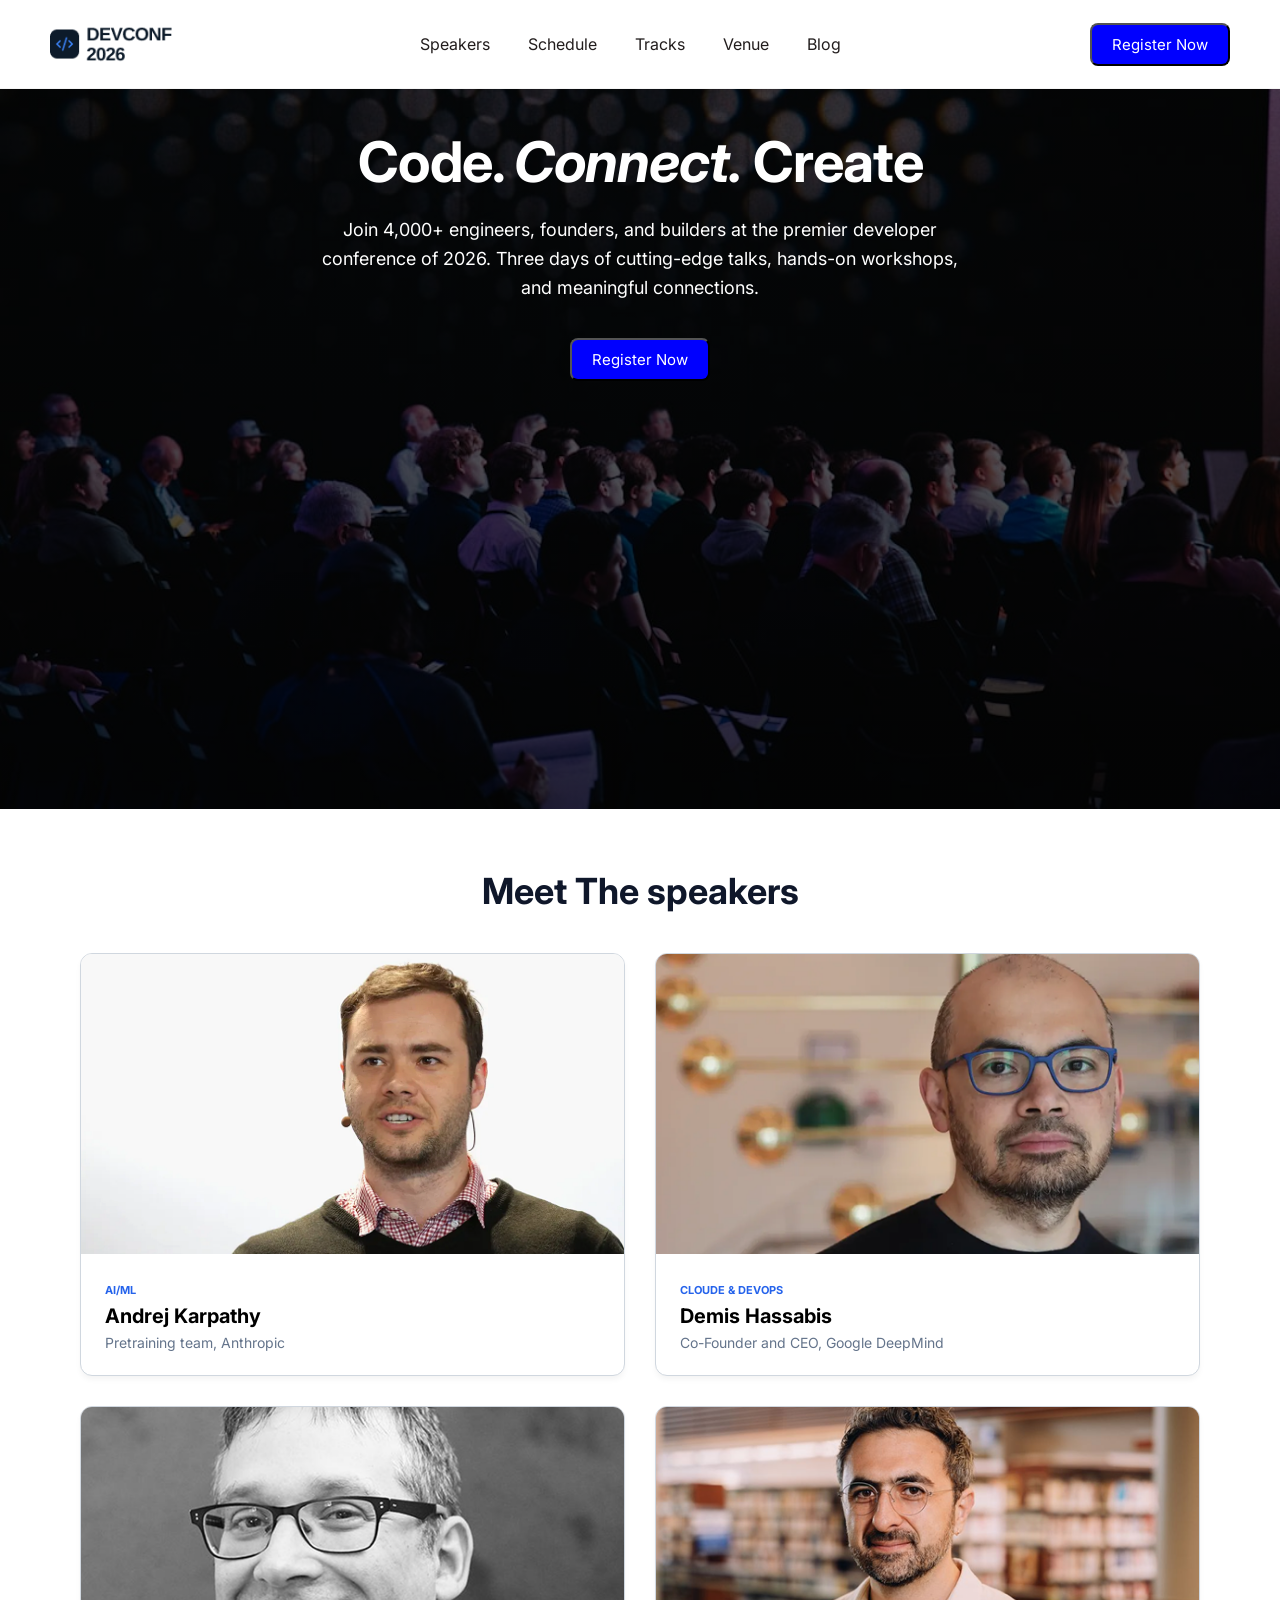
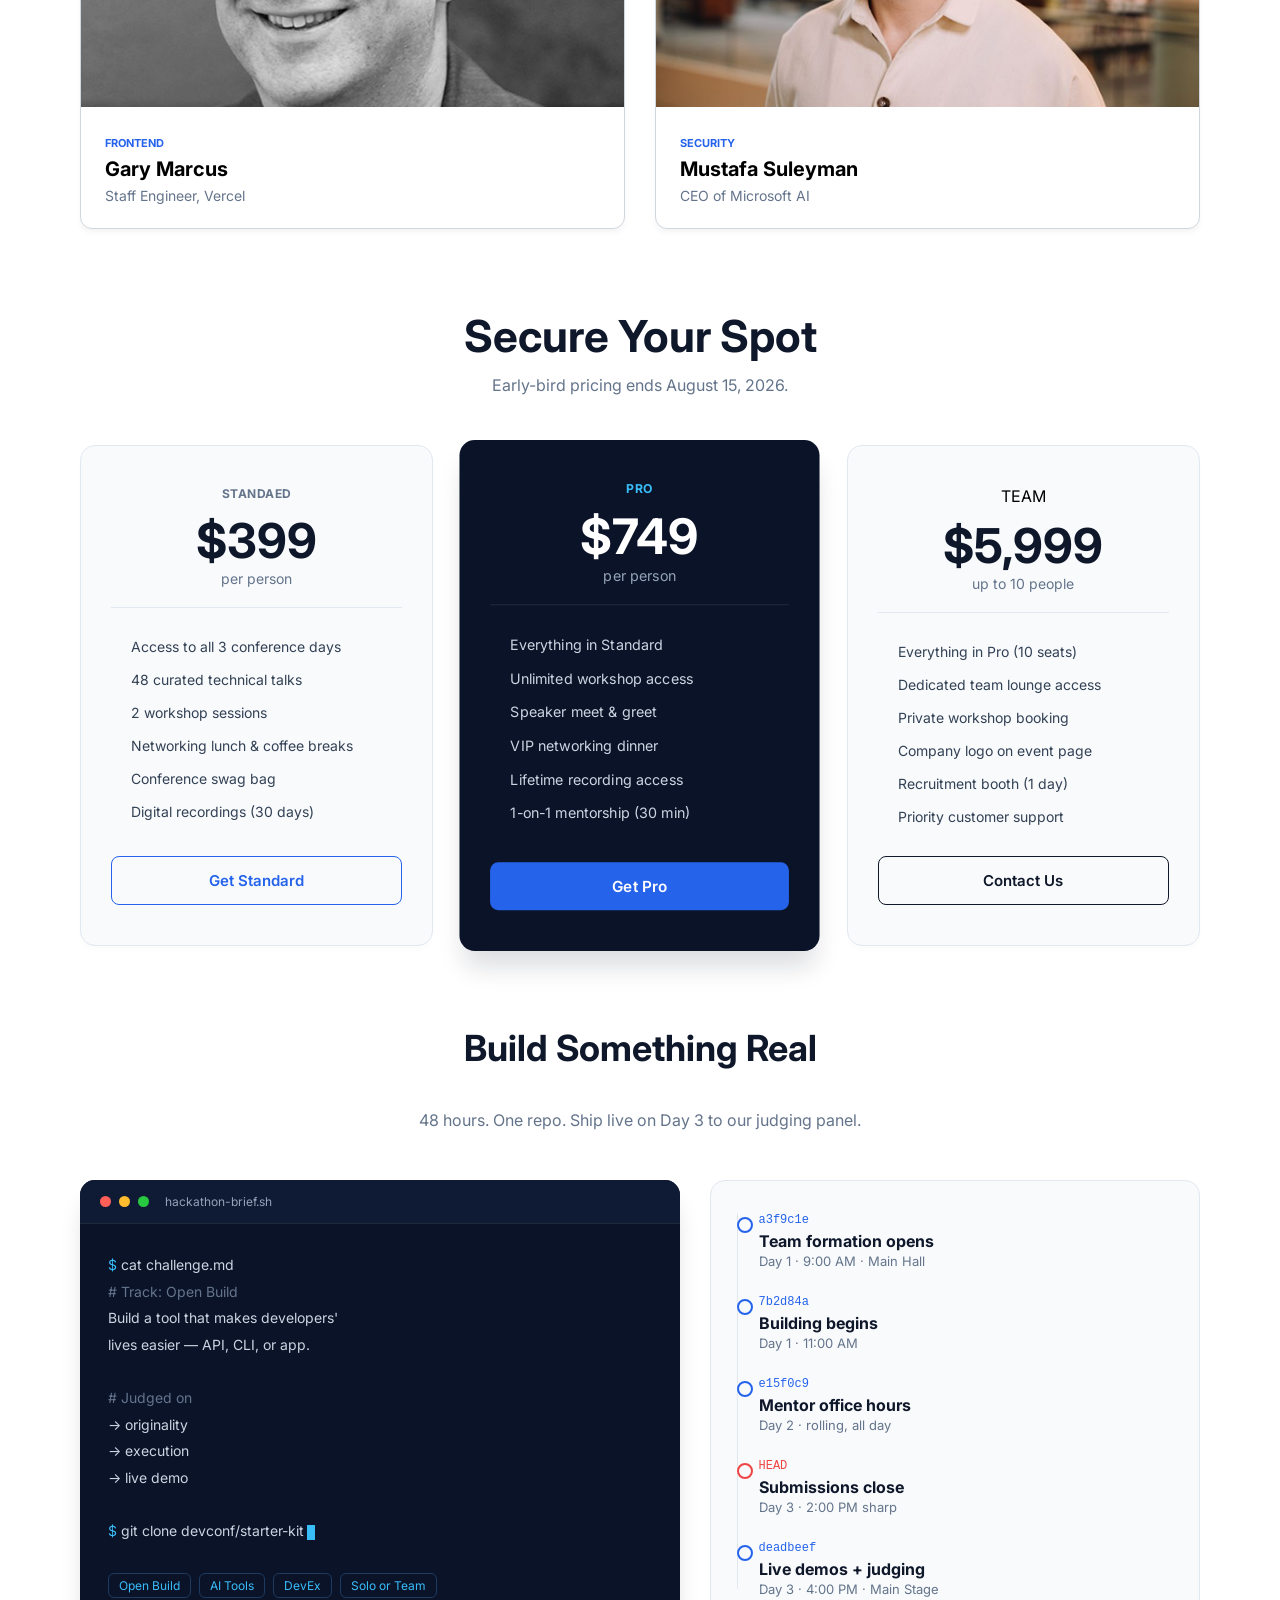
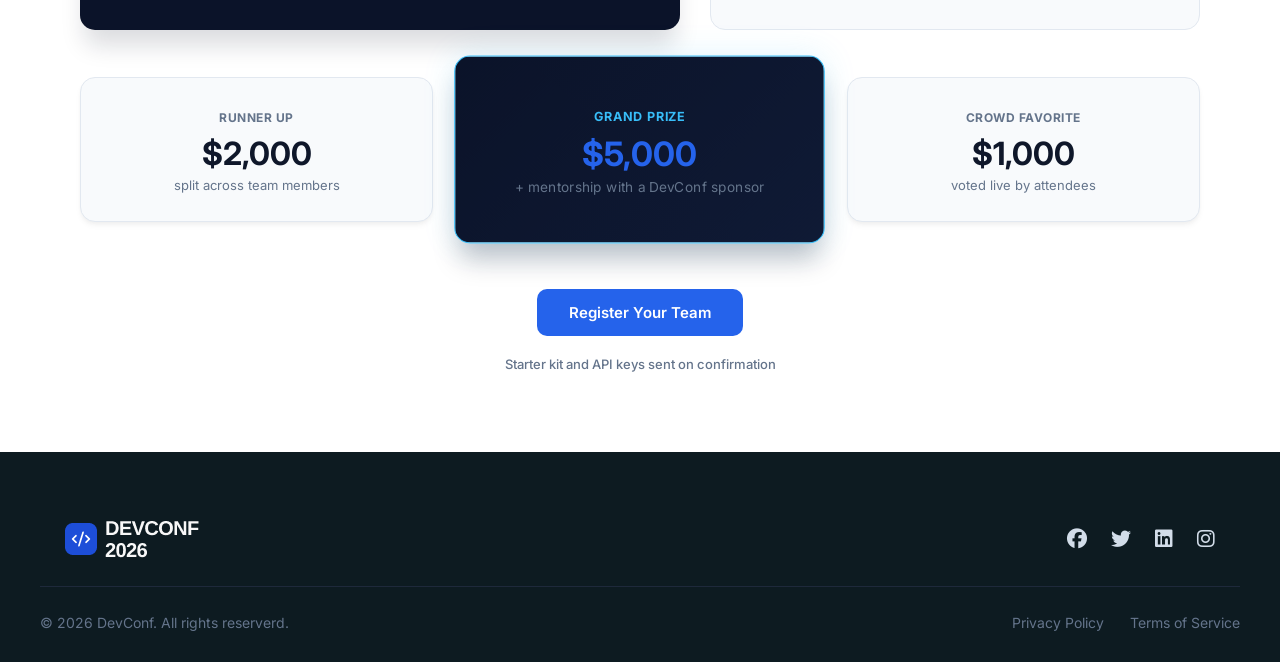
<file: index.html>
<!DOCTYPE html>
<html lang="en">
<head>
    <meta charset="UTF-8">
    <meta name="viewport" content="width=<device-width>, initial-scale=1.0">
    <title>Home</title>
    <link rel="stylesheet" href="https://cdnjs.cloudflare.com/ajax/libs/font-awesome/6.4.2/css/all.min.css">
    <link rel="stylesheet" href="./index.css">
</head>
<body>
    <nav>
       <div class="nav_con">
       <div class="logo">
          <img  src="./assets/logo.png" alt="logo">
       </div>
        <div>
            <ul>
                <li><a href="./speaker.html">Speakers</a>
                </li>
                <li>
                    <a href="./schedule.html">Schedule</a>
                </li>
                <li>
                    <a href="./tracks.html">Tracks</a>
                </li>
                <li>
                    <a href="./venue.html">Venue</a>
                </li>
                <li>
                    <a href="./blog.html">Blog</a>
                </li>
            </ul>
        </div>
        <div class="btn">
            <button>Register Now</button>
        </div>
       </div>
    </nav>
    <main>
        <section class="hero_section">
            <img src="./assets/banner.jpg" alt="Banner" class="hero_img">
            <div class="overlay"></div>
            <div class="hero_content">
                <h1>Code. <em>Connect.</em> Create</h1>
                <p>Join 4,000+ engineers, founders, and builders at the premier developer conference of 2026. Three days of cutting-edge talks, hands-on workshops, and meaningful connections.</p>
            <div class="btn">
            <button>Register Now</button>
        </div>
            </div>
        </section>
        <section class="speakers_section">
            <h2 class="title">Meet The speakers</h2>
            <div class="speakers_grid">
                <!-- card-1 -->
                <div class="speakers_card">
                    <div class="speaker_img">
                        <img src="./assets/andrej.png" alt="Andrej Karpathy">
                    </div>
                    <div class="speaker_info">
                        <span class="track_label">AI/ML</span>
                        <h3>Andrej Karpathy</h3>
                       <p>Pretraining team, Anthropic</p>
                    </div>
                </div>
                  <!-- card-2 -->
                <div class="speakers_card">
                    <div class="speaker_img">
                        <img src="./assets/demis.png" alt="Demis Hassabis">
                    </div>
                    <div class="speaker_info">
                        <span class="track_label">CLOUDE & DEVOPS</span>
                        <h3>Demis Hassabis</h3>
                       <p>Co-Founder and CEO, Google DeepMind</p>
                    </div>
                </div>
                  <!-- card-3 -->
                <div class="speakers_card">
                    <div class="speaker_img">
                        <img src="./assets/gary.png" alt="Gary Marcus">
                    </div>
                    <div class="speaker_info">
                        <span class="track_label">FRONTEND</span>
                        <h3>Gary Marcus</h3>
                       <p>Staff Engineer, Vercel</p>
                    </div>
                </div>
                  <!-- card-4 -->
                <div class="speakers_card">
                    <div class="speaker_img">
                        <img src="./assets/mustafa.png" alt="Mustafa Suleyman">
                    </div>
                    <div class="speaker_info">
                        <span class="track_label">SECURITY</span>
                        <h3>Mustafa Suleyman</h3>
                       <p>CEO of Microsoft AI</p>
                    </div>
                </div>
            </div>
        </section>
        <section class="pricing_section">
            <div class="pricing_header">
                <h2>Secure Your Spot</h2>
                <p>Early-bird pricing ends August 15, 2026.</p>
            </div>
            <div class="Pricing_grid">
                <!-- card 1 -->
                 <div class="card">
                    <span class="plan_label">STANDAED</span>
                    <div class="price">$399</div>
                    <span class="price_sub">per person</span>
                    <hr class="card_divider">
                    <ul class="features_list">
                        <li>Access to all 3 conference days</li>
                <li>48 curated technical talks</li>
                <li>2 workshop sessions</li>
                <li>Networking lunch & coffee breaks</li>
                <li>Conference swag bag</li>
                <li>Digital recordings (30 days)</li>
                    </ul>
                    <button class="btn_standard">Get Standard</button>
                 </div>
                    <!-- card 2 -->
                        <div class=" card highlighted_card">
                    <span class="plan_label">PRO</span>
                    <div class="price">$749</div>
                    <span class="price_sub">per person</span>
                    <hr class="card_divider">
                    <ul class="features_list">
                        <li>Everything in Standard</li>
                <li>Unlimited workshop access</li>
                <li>Speaker meet & greet</li>
                <li>VIP networking dinner</li>
                <li>Lifetime recording access</li>
                <li>1-on-1 mentorship (30 min)</li>
                    </ul>
                    <button class="btn_pro">Get Pro</button>
                        </div>
                    <!-- card 3 -->
                        <div class="card">
                    <span >TEAM</span>
                    <div class="price" >$5,999</div>
                    <span class="price_sub" >up to 10 people</span>
                    <hr class="card_divider">
                    <ul class="features_list">
                        <li>Everything in Pro (10 seats)</li>
                <li>Dedicated team lounge access</li>
                <li>Private workshop booking</li>
                <li>Company logo on event page</li>
                <li>Recruitment booth (1 day)</li>
                <li>Priority customer support</li>
                    </ul>
                    <button class="btn_team">Contact Us</button>
                 </div>
            </div>
        </section>
        <section class="hackathon_section">
    <div class="hackathon_header">
        <h2 class="title">Build Something Real</h2>
        <p>48 hours. One repo. Ship live on Day 3 to our judging panel.</p>
    </div>

    <div class="hackathon_grid">
        <!-- Terminal card -->
        <div class="terminal_card">
            <div class="terminal_bar">
                <span class="tdot red"></span>
                <span class="tdot yellow"></span>
                <span class="tdot green"></span>
                <span class="terminal_title">hackathon-brief.sh</span>
            </div>
            <div class="terminal_body">
                <p><span class="prompt">$</span> cat challenge.md</p>
                <p class="comment"># Track: Open Build</p>
                <p>Build a tool that makes developers'</p>
                <p>lives easier — API, CLI, or app.</p>
                <p>&nbsp;</p>
                <p class="comment"># Judged on</p>
                <p>→ originality</p>
                <p>→ execution</p>
                <p>→ live demo</p>
                <p>&nbsp;</p>
                <p><span class="prompt">$</span> git clone devconf/starter-kit<span class="cursor"></span></p>
            </div>
            <div class="terminal_tags">
                <span>Open Build</span>
                <span>AI Tools</span>
                <span>DevEx</span>
                <span>Solo or Team</span>
            </div>
        </div>

        <!-- Commit-log timeline -->
        <div class="commit_log">
            <div class="commit">
                <div class="commit_hash">a3f9c1e</div>
                <h4>Team formation opens</h4>
                <p>Day 1 · 9:00 AM · Main Hall</p>
            </div>
            <div class="commit">
                <div class="commit_hash">7b2d84a</div>
                <h4>Building begins</h4>
                <p>Day 1 · 11:00 AM</p>
            </div>
            <div class="commit">
                <div class="commit_hash">e15f0c9</div>
                <h4>Mentor office hours</h4>
                <p>Day 2 · rolling, all day</p>
            </div>
            <div class="commit urgent">
                <div class="commit_hash">HEAD</div>
                <h4>Submissions close</h4>
                <p>Day 3 · 2:00 PM sharp</p>
            </div>
            <div class="commit">
                <div class="commit_hash">deadbeef</div>
                <h4>Live demos + judging</h4>
                <p>Day 3 · 4:00 PM · Main Stage</p>
            </div>
        </div>
    </div>

    <!-- Prize strip -->
    <div class="prize_grid">
        
        <div class="prize_card">
            <span class="prize_label">RUNNER UP</span>
            <div class="prize_amount">$2,000</div>
            <p class="prize_note">split across team members</p>
        </div>
        <div class="prize_card prize_first featured_prize">
            <span class="prize_label">GRAND PRIZE</span>
            <div class="prize_amount">$5,000</div>
            <p class="prize_note">+ mentorship with a DevConf sponsor</p>
        </div>
        <div class="prize_card">
            <span class="prize_label">CROWD FAVORITE</span>
            <div class="prize_amount">$1,000</div>
            <p class="prize_note">voted live by attendees</p>
        </div>
    </div>
   <div class="hackathon_cta">
        <button class="btn_pro_hackathon">Register Your Team</button>
        <span class="hackathon_cta_note">Starter kit and API keys sent on confirmation</span>
    </div>
</section>
    </main>
    <footer>
        <div class="footer_container">
            <div class="footer_top">
                 <img src="./assets/footer-logo.png" alt="footer_logo" class="footer_logo">
                 <div class="icon">
                    <a href="#" target="_blank"><i class="fab fa-facebook"></i></a>
                     <a href="#" target="_blank"><i class="fab fa-twitter"></i></a>
                      <a href="#" target="_blank"><i class="fab fa-linkedin"></i></a>
                       <a href="#" target="_blank"><i class="fab fa-instagram"></i></a>
                 </div>
            </div>
            <hr class="footer_divider">
            <div class="footer_button">
                <div class="footer_left">
                    <p>&copy; 2026 DevConf. All rights reserverd.</p>
                </div>
                <div class="footer_right">
                    <a href="./privacy.html">Privacy Policy</a>
                <a href="./terms.html">Terms of Service</a>
                </div>
            </div>
        </div>
        </div>
    </footer>

</body>
</html>
</file>
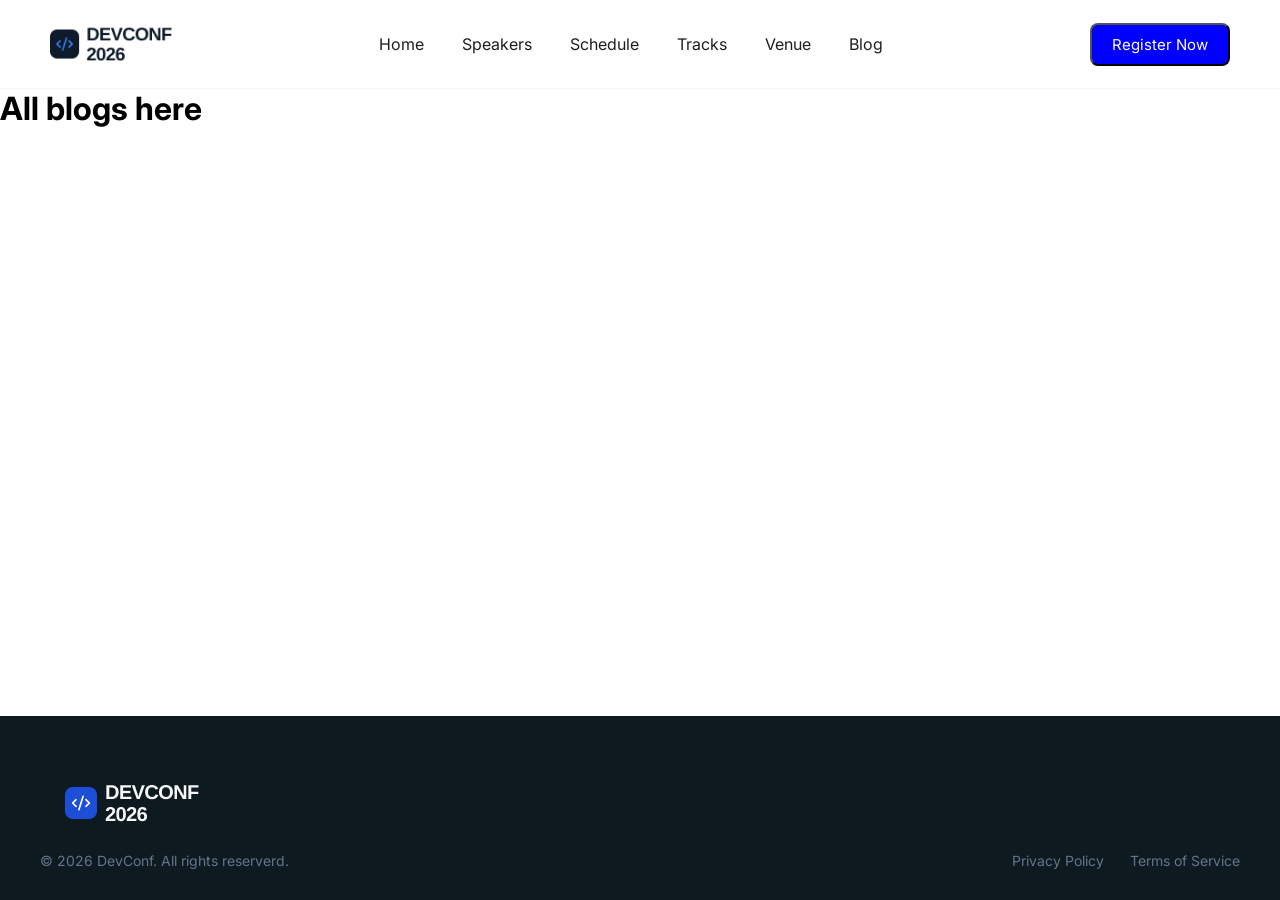
<file: blog.html>
<!DOCTYPE html>
<html lang="en">
<head>
    <meta charset="UTF-8">
    <meta name="viewport" content="width=device-width, initial-scale=1.0">
    <title>Blogs</title>
    <link rel="stylesheet" href="./index.css">
</head>
<body style="display: flex; flex-direction: column; min-height: 100vh; margin: 0;">
      <nav>
       <div class="nav_con">
       <div class="logo">
          <img  src="./assets/logo.png" alt="logo">
       </div>
        <div>
            <ul>
                <li>
                    <a href="./index.html">Home</a>
                </li>

                <li><a href="./speaker.html">Speakers</a>
                </li>
                <li>
                    <a href="./schedule.html">Schedule</a>
                </li>
                <li>
                    <a href="./tracks.html">Tracks</a>
                </li>
                <li>
                    <a href="./venue.html">Venue</a>
                </li>
                <li>
                    <a href="./blog.html">Blog</a>
                </li>
            </ul>
        </div>
        <div class="btn">
            <button>Register Now</button>
        </div>
       </div>
    </nav>
    
    <main style="flex: 1;"><h1>All blogs here</h1></main>
      <footer>
        <div class="footer_container">
            <div class="footer_top">
                 <img src="./assets/footer-logo.png" alt="footer_logo" class="footer_logo">
                 <div class="icon">
                    <a href="#" target="_blank"><i class="fab fa-facebook"></i></a>
                     <a href="#" target="_blank"><i class="fab fa-twitter"></i></a>
                      <a href="#" target="_blank"><i class="fab fa-linkedin"></i></a>
                       <a href="#" target="_blank"><i class="fab fa-instagram"></i></a>
                 </div>
            </div>
            <div class="footer_button">
                <div class="footer_left">
                    <p>&copy; 2026 DevConf. All rights reserverd.</p>
                </div>
                <div class="footer_right">
                    <a href="./privacy.html">Privacy Policy</a>
                <a href="./terms.html">Terms of Service</a>
                </div>
            </div>
        </div>
        </div>
    </footer>
</body>
</html>
</file>
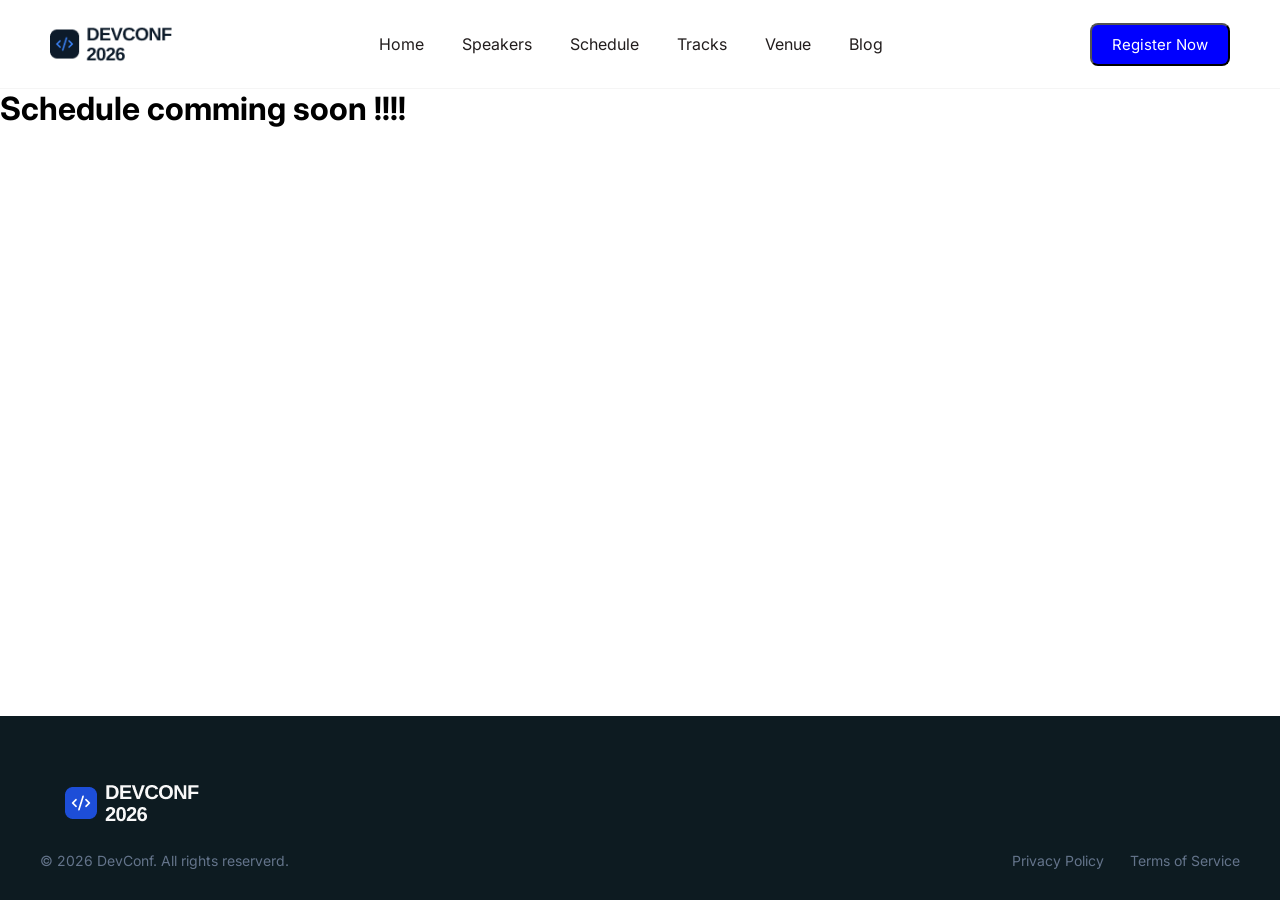
<file: schedule.html>
<!DOCTYPE html>
<html lang="en">
<head>
    <meta charset="UTF-8">
    <meta name="viewport" content="width=device-width, initial-scale=1.0">
    <title>schedule</title>
    <link rel="stylesheet" href="./index.css">
</head>
<body style="display: flex; flex-direction: column; min-height: 100vh; margin: 0;">
      <nav>
       <div class="nav_con">
       <div class="logo">
          <img  src="./assets/logo.png" alt="logo">
       </div>
        <div>
            <ul>
                <li>
                    <a href="./index.html">Home</a>
                </li>
                <li><a href="./speaker.html">Speakers</a>
                </li>
                <li>
                    <a href="./schedule.html">Schedule</a>
                </li>
                <li>
                    <a href="./tracks.html">Tracks</a>
                </li>
                <li>
                    <a href="./venue.html">Venue</a>
                </li>
                <li>
                    <a href="./blog.html">Blog</a>
                </li>
            </ul>
        </div>
        <div class="btn">
            <button>Register Now</button>
        </div>
       </div>
    </nav>
    <main style="flex: 1;"><h1>Schedule comming soon !!!!</h1></main>
  <footer>
        <div class="footer_container">
            <div class="footer_top">
                 <img src="./assets/footer-logo.png" alt="footer_logo" class="footer_logo">
                 <div class="icon">
                    <a href="#" target="_blank"><i class="fab fa-facebook"></i></a>
                     <a href="#" target="_blank"><i class="fab fa-twitter"></i></a>
                      <a href="#" target="_blank"><i class="fab fa-linkedin"></i></a>
                       <a href="#" target="_blank"><i class="fab fa-instagram"></i></a>
                 </div>
            </div>
            <div class="footer_button">
                <div class="footer_left">
                    <p>&copy; 2026 DevConf. All rights reserverd.</p>
                </div>
                <div class="footer_right">
                    <a href="./privacy.html">Privacy Policy</a>
                <a href="./terms.html">Terms of Service</a>
                </div>
            </div>
        </div>
        </div>
    </footer>
</body>
</html>
</file>
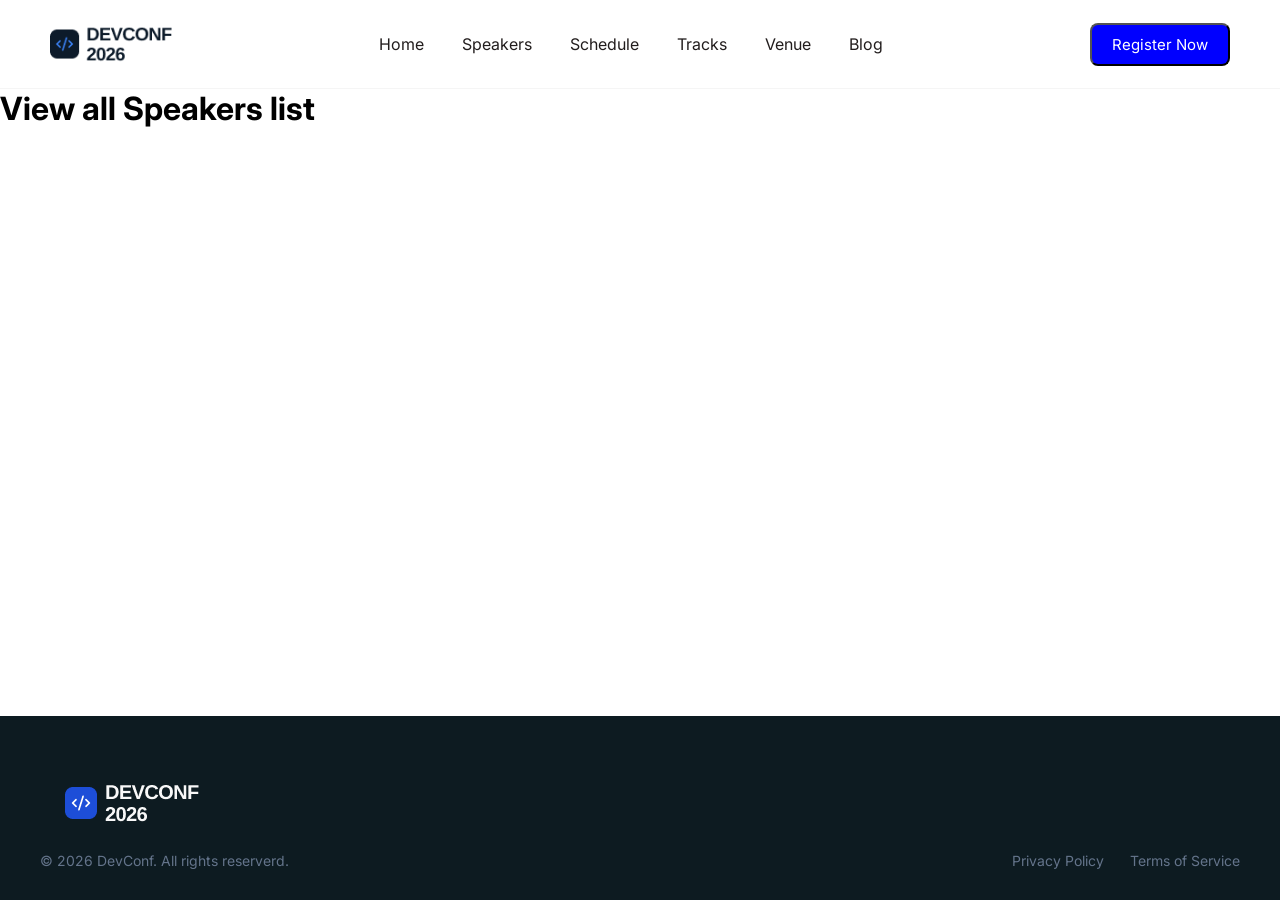
<file: speaker.html>
<!DOCTYPE html>
<html lang="en">
<head>
    <meta charset="UTF-8">
    <meta name="viewport" content="width=device-width, initial-scale=1.0">
    <title>Speaker</title>
    <link rel="stylesheet" href="./index.css">
</head>
<body style="display: flex; flex-direction: column; min-height: 100vh; margin: 0;">
      <nav>
       <div class="nav_con">
       <div class="logo">
          <img  src="./assets/logo.png" alt="logo">
       </div>
        <div>
            <ul>
                <li>
                    <a href="./index.html">Home</a>
                </li>
                <li><a href="./speaker.html">Speakers</a>
                </li>
                <li>
                    <a href="./schedule.html">Schedule</a>
                </li>
                <li>
                    <a href="./tracks.html">Tracks</a>
                </li>
                <li>
                    <a href="./venue.html">Venue</a>
                </li>
                <li>
                    <a href="./blog.html">Blog</a>
                </li>
            </ul>
        </div>
        <div class="btn">
            <button>Register Now</button>
        </div>
       </div>
    </nav>
    <main style="flex: 1;"><h1>View all Speakers list</h1></main>
      <footer>
        <div class="footer_container">
            <div class="footer_top">
                 <img src="./assets/footer-logo.png" alt="footer_logo" class="footer_logo">
                 <div class="icon">
                    <a href="#" target="_blank"><i class="fab fa-facebook"></i></a>
                     <a href="#" target="_blank"><i class="fab fa-twitter"></i></a>
                      <a href="#" target="_blank"><i class="fab fa-linkedin"></i></a>
                       <a href="#" target="_blank"><i class="fab fa-instagram"></i></a>
                 </div>
            </div>
            <div class="footer_button">
                <div class="footer_left">
                    <p>&copy; 2026 DevConf. All rights reserverd.</p>
                </div>
                <div class="footer_right">
                    <a href="./privacy.html">Privacy Policy</a>
                <a href="./terms.html">Terms of Service</a>
                </div>
            </div>
        </div>
        </div>
    </footer>
</body>
</html>
</file>
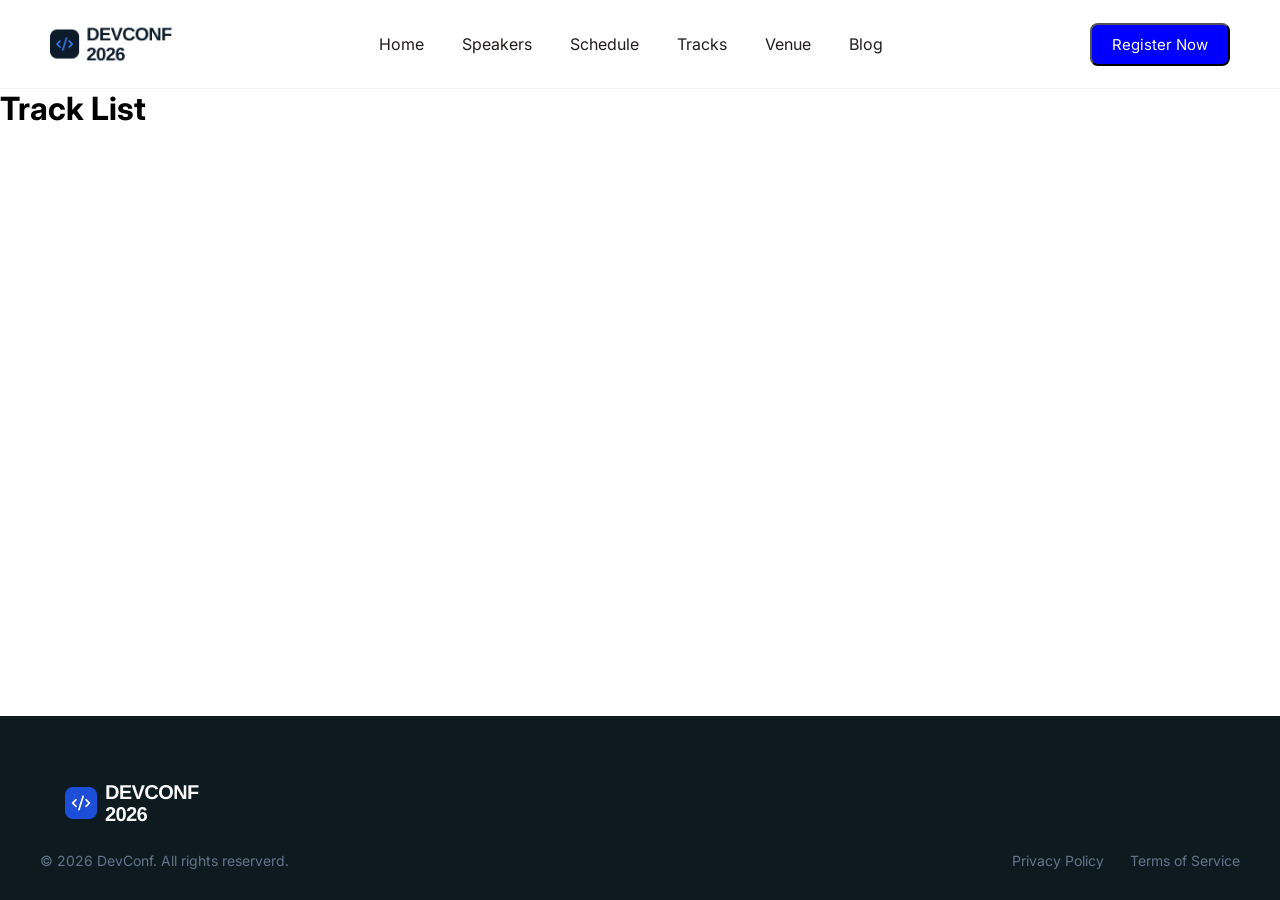
<file: tracks.html>
<!DOCTYPE html>
<html lang="en">
<head>
    <meta charset="UTF-8">
    <meta name="viewport" content="width=device-width, initial-scale=1.0">
    <title>Document</title>
    <link rel="stylesheet" href="./index.css">
</head>
<body style="display: flex; flex-direction: column; min-height: 100vh; margin: 0;">
      <nav>
       <div class="nav_con">
       <div class="logo">
          <img  src="./assets/logo.png" alt="logo">
       </div>
        <div>
            <ul>
                <li>
                    <a href="./index.html">Home</a>
                </li>
                <li><a href="./speaker.html">Speakers</a>
                </li>
                <li>
                    <a href="./schedule.html">Schedule</a>
                </li>
                <li>
                    <a href="./tracks.html">Tracks</a>
                </li>
                <li>
                    <a href="./venue.html">Venue</a>
                </li>
                <li>
                    <a href="./blog.html">Blog</a>
                </li>
            </ul>
        </div>
        <div class="btn">
            <button>Register Now</button>
        </div>
       </div>
    </nav>
   
    <main style="flex: 1;"><h1>Track List</h1></main>
      <footer>
        <div class="footer_container">
            <div class="footer_top">
                 <img src="./assets/footer-logo.png" alt="footer_logo" class="footer_logo">
                 <div class="icon">
                    <a href="#" target="_blank"><i class="fab fa-facebook"></i></a>
                     <a href="#" target="_blank"><i class="fab fa-twitter"></i></a>
                      <a href="#" target="_blank"><i class="fab fa-linkedin"></i></a>
                       <a href="#" target="_blank"><i class="fab fa-instagram"></i></a>
                 </div>
            </div>
            <div class="footer_button">
                <div class="footer_left">
                    <p>&copy; 2026 DevConf. All rights reserverd.</p>
                </div>
                <div class="footer_right">
                    <a href="./privacy.html">Privacy Policy</a>
                <a href="./terms.html">Terms of Service</a>
                </div>
            </div>
        </div>
        </div>
    </footer>
</body>
</html>
</file>
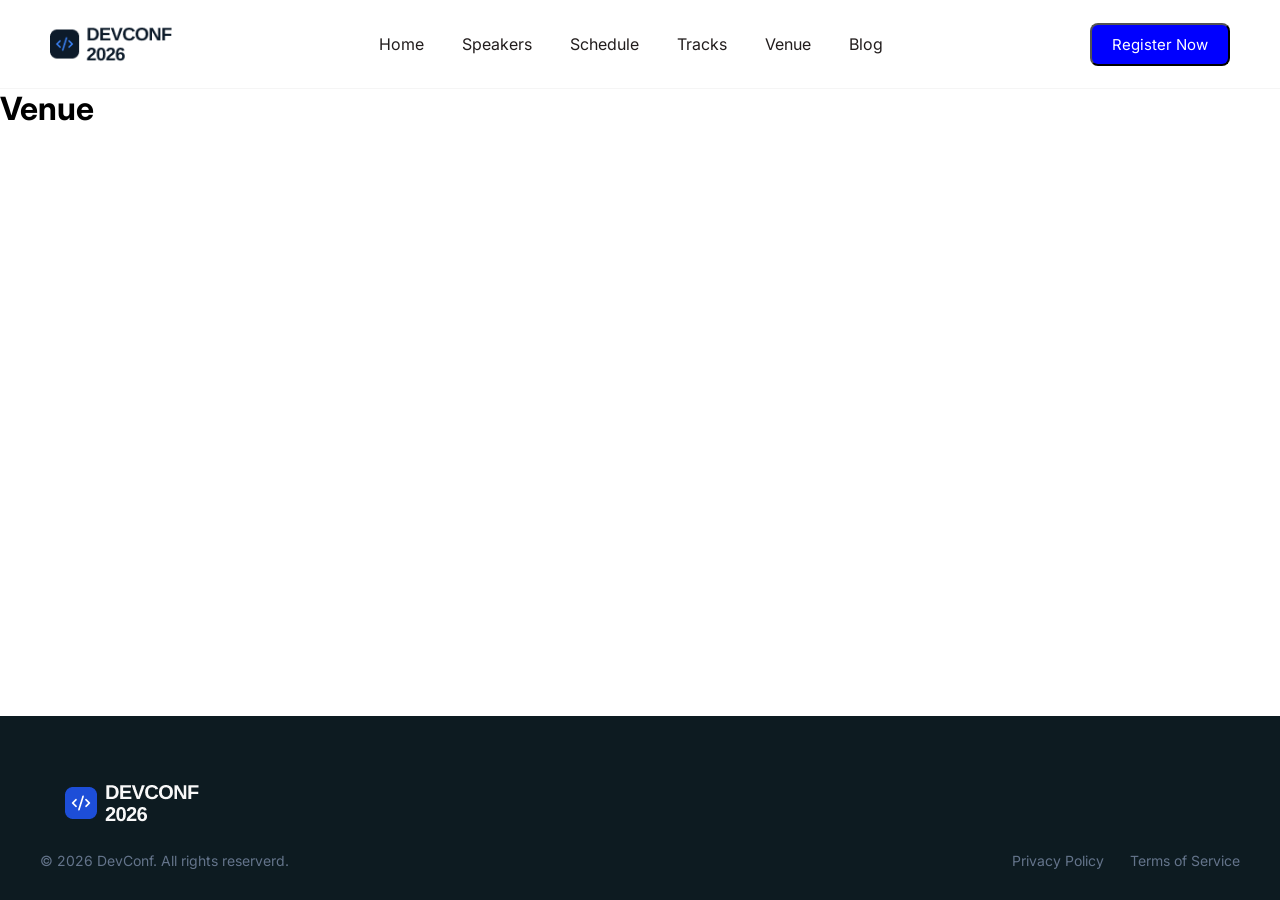
<file: venue.html>
<!DOCTYPE html>
<html lang="en">
<head>
    <meta charset="UTF-8">
    <meta name="viewport" content="width=device-width, initial-scale=1.0">
    <title>Document</title>
    <link rel="stylesheet" href="./index.css">
</head>
<body style="display: flex; flex-direction: column; min-height: 100vh; margin: 0;">
      <nav>
       <div class="nav_con">
       <div class="logo">
          <img  src="./assets/logo.png" alt="logo">
       </div>
        <div>
            <ul>
                <li>
                    <a href="./index.html">Home</a>
                </li>
                <li><a href="./speaker.html">Speakers</a>
                </li>
                <li>
                    <a href="./schedule.html">Schedule</a>
                </li>
                <li>
                    <a href="./tracks.html">Tracks</a>
                </li>
                <li>
                    <a href="./venue.html">Venue</a>
                </li>
                <li>
                    <a href="./blog.html">Blog</a>
                </li>
            </ul>
        </div>
        <div class="btn">
            <button>Register Now</button>
        </div>
       </div>
    </nav>
    <main style="flex: 1;">
        <h1>Venue</h1> 
    </main>
     <footer>
        <div class="footer_container">
            <div class="footer_top">
                 <img src="./assets/footer-logo.png" alt="footer_logo" class="footer_logo">
                 <div class="icon">
                    <a href="#" target="_blank"><i class="fab fa-facebook"></i></a>
                     <a href="#" target="_blank"><i class="fab fa-twitter"></i></a>
                      <a href="#" target="_blank"><i class="fab fa-linkedin"></i></a>
                       <a href="#" target="_blank"><i class="fab fa-instagram"></i></a>
                 </div>
            </div>
            <div class="footer_button">
                <div class="footer_left">
                    <p>&copy; 2026 DevConf. All rights reserverd.</p>
                </div>
                <div class="footer_right">
                    <a href="./privacy.html">Privacy Policy</a>
                <a href="./terms.html">Terms of Service</a>
                </div>
            </div>
        </div>
        </div>
    </footer>
</body>
</html>
</file>
<file: index.css>
@import url('https://fonts.googleapis.com/css2?family=Inter:wght@400;500;600;700&display=swap');
* {
    margin: 0;
    padding: 0;
    box-sizing: border-box;
    font-family: 'Inter', sans-serif;
}
.logo{
    display: flex;
    align-items: center;
}
.logo img{
    height: 40px;
    width: auto;
    object-fit: contain;
}
.nav_con{
    display: flex;
    justify-content: space-between;
    align-items: center;
    padding: 15px 50px;
    border-bottom: 1px solid whitesmoke ;
}
nav ul{
    display: flex;
    list-style: none;
}
nav ul li{
    margin: 12px;
    padding: 7px;
}
nav ul li:hover{
    background-color: rgb(141, 179, 212);
}
nav ul li a{
    text-decoration: none;
    color: rgb(34, 29, 29);
}
.btn button{
    display: inline-block;
    background-color: blue;
    color: #ffffff;
    text-decoration: none;
    padding: 10px 20px;
    border-radius: 8px;
    font-size: 15px;
  cursor: pointer;
   
}
.hero_section{
    position: relative;
    width: 100%;
    min-height: 80vh;
    display: flex;
    justify-content: center;
    text-align: center;
    padding: 40px 20px;
    overflow: hidden;
}
.hero_img{
    position: absolute;
    top: 0;
    left: 0;
    width: 100%;
    height: 100%;
    object-fit: cover;
    z-index: 1;
}
.overlay{
    position: absolute;
    top: 0;
    left: 0;
    width: 100%;
    height: 100%;
    background: linear-gradient(rgba(0, 0, 0, 0.6), rgba(0, 0, 0, 0.75));
    z-index: 2;
}
.hero_content{
    position: relative;
    max-width: 800px;
    width: 100%;
    z-index: 3;
}
.hero_content h1 {
    font-size: 56px; 
    font-weight: 700;
    color: #ffffff;
    margin-bottom: 20px;
    letter-spacing: -1px;
    line-height: 1.2;
}
.hero_content p {
    font-size: 18px;
    color: #ffffff; 
    line-height: 1.6;
    margin-bottom: 35px;
    max-width: 650px;
    margin-left: auto; 
    margin-right: auto;
}
.speakers_section{
    width: 1200px;
    margin: 60px auto;
    padding: 0 40px;
}
.title{
    text-align: center;
    font-size: 36px;
    font-weight: 700;
    color: #0f172a;
    margin-bottom: 40px;
}
.speakers_grid{
    display: grid;
    grid-template-columns: repeat(2, 1fr);
    gap: 30px;
}
.speakers_card{
    background-color: #ffffff;
    border: 1px solid #d0d7df;
    border-radius: 12px;
    overflow: hidden;
    box-shadow: 0 4px 6px -1px rgba(0, 0, 0, 0.05);
   
}
.speaker_img{
    display: block;
    width: 100%;
    height: 300px;
    overflow: hidden;
}
.speaker_img img {
    width: 100%;
    height: 100%;
    object-fit: cover;          
    object-position: center 20%;  
    display: block;
}
.speaker_info {
    padding: 24px;
}
.track_label{
    font-size: 11px;
    font-weight: 700;
    color: #2563eb; 
    
}
.speaker_info h3 {
    font-size: 20px;
    font-weight: 700;
    margin: 6px 0;
}

.speaker_info p {
    font-size: 14px;
    color: #64748b; 
}
/* Pricing*/
.pricing_section{
    width: 1200px;
    margin: 80px auto;
    padding: 0 40px;
}
.pricing_header{
    text-align:center;
    margin-bottom: 50px;
}
.pricing_header h2{
    font-size: 44px;
    font-weight: 700;
    color: #0f172a;
    margin-bottom: 12px;
}
.pricing_header p{
    font-size: 16px;
    color: #64748b;
}
.Pricing_grid{
    display: grid;
    grid-template-columns: repeat(3,1fr);
    gap: 30px;
    align-items: stretch;
}
.card{
    background-color: #f8fafc;
    border: 1px solid #e2e8f0;
    border-radius: 15px;
    padding: 40px 30px;
    display: flex;
    flex-direction: column;
    box-shadow: 0 4px 6px -1px rgba(0, 0, 0, 0.02);;

}
.card.highlighted_card{
    background-color: #0b1329;
    border: none;
    box-shadow: 0 20px 25px -5px rgba(15, 23, 42, 0.15);
    transform: scale(1.02);

}
.plan_label{
    font-size: 12px;
    font-weight: 700;
    color: #64748b;
    letter-spacing: 0.5px;
}
.highlighted_card .plan_label{
    color: #38bdf8;
}
.price {
    font-size: 48px;
    font-weight: 700;
    color: #0f172a;
    margin-top: 10px;
}

.highlighted_card .price {
    color: #ffffff;
}

.price_sub {
    font-size: 14px;
    color: #64748b;
    margin-bottom: 20px;
}
.highlighted_card .price{
    color: #ffffff;
}
.price_sub{
    font-size: 14px;
    color: #64748b;
    margin-bottom: 20px;
}
.highlighted_card .price_sub{
    color: #94a3b8;
}
.card_divider{
    border: 0;
    border-top: 1px solid #e2e8f0;
    margin-bottom: 30px;
}
.highlighted_card .card_divider{
    border-top: 1px solid #1e293b;
}
.features_list{
    list-style: none;
    padding: 0;
    margin: 0 0 15px 0;
    flex-grow: 1;
}
.features_list li {
    font-size: 14px;
    color: #334155;
    margin-bottom: 16px;
    position: relative;
    padding-left: 20px;
}
.highlighted_card .features_list li{
    color: #cbd5e1;
}
.card button {
    width: 100%;
    padding: 14px;
    border-radius: 8px;
    font-size: 15px;
    font-weight: 600;
    cursor: pointer;
    transition: all 0.2s ease;
}
.btn_standard{
    background-color: transparent;
    border: 1px solid #2563eb;
    color: #2563eb;
}
.btn_pro {
    background-color: #2563eb;
    border: none;
    color: #ffffff;
}
.btn_team {
    background-color: transparent;
    border: 1px solid #0f172a;
    color: #0f172a;
}
.card .plan_label, 
.card span,
.card .price, 
.card .price_sub {
    text-align: center;
    display: block; 
}
/* Hackathon */
.hackathon_section{
    width: 1200px;
    margin: 80px auto;
    padding: 0 40px;
}
.hackathon_header{
    text-align: center;
    margin-bottom: 50px;
}
.hackathon_header p{
    font-size: 16px;
    color: #64748b;
}
.hackathon_grid{
    display: grid;
    grid-template-columns: 1.1fr 0.9fr;
    gap: 30px;
    align-items: stretch;
}

/* Terminal card */
.terminal_card{
    background-color: #0b1329;
    border-radius: 15px;
    overflow: hidden;
    box-shadow: 0 20px 25px -5px rgba(15, 23, 42, 0.15);
}
.terminal_bar{
    display: flex;
    align-items: center;
    gap: 8px;
    padding: 14px 20px;
    background-color: #0f1a35;
    border-bottom: 1px solid #1e293b;
}
.tdot{
    width: 11px;
    height: 11px;
    border-radius: 50%;
    display: inline-block;
}
.tdot.red{ background-color: #ff5f57; }
.tdot.yellow{ background-color: #febc2e; }
.tdot.green{ background-color: #28c840; }
.terminal_title{
    margin-left: 8px;
    font-size: 12px;
    color: #94a3b8;
}
.terminal_body{
    padding: 28px;
    font-family: 'JetBrains Mono', monospace;
    font-size: 14px;
    line-height: 1.9;
    color: #cbd5e1;
}
.terminal_body .prompt{ color: #38bdf8; }
.terminal_body .comment{ color: #64748b; }
.terminal_body .cursor{
    display: inline-block;
    width: 8px;
    height: 15px;
    background-color: #38bdf8;
    margin-left: 3px;
    vertical-align: middle;
    animation: blink 1s steps(1) infinite;
}
@media (prefers-reduced-motion: reduce){
    .terminal_body .cursor{ animation: none; }
}
@keyframes blink{ 50%{ opacity: 0; } }
.terminal_tags{
    display: flex;
    flex-wrap: wrap;
    gap: 8px;
    padding: 0 28px 24px;
}
.terminal_tags span{
    font-size: 12px;
    color: #38bdf8;
    border: 1px solid #1e3a5f;
    padding: 4px 10px;
    border-radius: 6px;
}

/* Commit log */
.commit_log{
    background-color: #f8fafc;
    border: 1px solid #e2e8f0;
    border-radius: 15px;
    padding: 32px 28px;
    position: relative;
    padding-left: 48px;
}
.commit_log::before{
    content: "";
    position: absolute;
    left: 26px;
    top: 32px;
    bottom: 40px;
    width: 1px;
    background-color: #e2e8f0;
}
.commit{
    position: relative;
    padding-bottom: 26px;
}
.commit:last-child{ padding-bottom: 0; }
.commit::before{
    content: "";
    position: absolute;
    left: -22px;
    top: 4px;
    width: 12px;
    height: 12px;
    border-radius: 50%;
    background-color: #f8fafc;
    border: 2px solid #2563eb;
}
.commit.urgent::before{ border-color: #ef4444; }
.commit_hash{
    font-family: 'JetBrains Mono', monospace;
    font-size: 12px;
    color: #2563eb;
}
.commit.urgent .commit_hash{ color: #ef4444; }
.commit h4{
    font-size: 16px;
    font-weight: 700;
    color: #0f172a;
    margin: 4px 0 2px;
}
.commit p{
    font-size: 13px;
    color: #64748b;
}

/* Prize strip */
.prize_grid{
    display: grid;
    grid-template-columns: repeat(3, 1fr);
    gap: 30px;
    margin-top: 30px;
    align-items: center;
}
.prize_card{
    background-color: #f8fafc;
    border: 1px solid #e2e8f0;
    border-radius: 15px;
    padding: 28px 24px;
    text-align: center;
    transition: all 0.3s cubic-bezier(0.4, 0, 0.2, 1);
    box-shadow: 0 4px 6px -1px rgba(0, 0, 0, 0.05), 0 2px 4px -1px rgba(0, 0, 0, 0.03);
}
.prize_card:not(.featured_prize):hover {
    transform: translateY(-5px);
    border-color: #cbd5e1;
    box-shadow: 0 20px 25px -5px rgba(0, 0, 0, 0.05);
}
.featured_prize {
    background: linear-gradient(135deg, #0b1329 0%, #0f1a35 100%);
    border: 2px solid #38bdf8;
    padding: 45px 24px; /* এটিকে একটু বড় দেখানোর জন্য বেশি প্যাডিং */
    transform: scale(1.05); /* হালকা বড় লুকে পপ-আপ করবে */
    box-shadow: 0 20px 25px -5px rgba(15, 23, 42, 0.25), 0 0 30px rgba(56, 189, 248, 0.15);
    z-index: 2;
}

.featured_prize:hover {
    transform: scale(1.07) translateY(-5px);
    box-shadow: 0 25px 30px -5px rgba(15, 23, 42, 0.35), 0 0 40px rgba(56, 189, 248, 0.25);
}
.prize_first{
    border: 1px solid #38bdf8;
}
.prize_label{
    font-size: 12px;
    font-weight: 700;
    color: #64748b;
    letter-spacing: 0.5px;
}
.featured_prize .prize_label {
    color: #38bdf8; 
}
.prize_amount{
    font-size: 32px;
    font-weight: 700;
    color: #0f172a;
    margin: 8px 0 4px;
}
.prize_first .prize_amount{ color: #2563eb; }
.prize_note{
    font-size: 13px;
    color: #64748b;
}

/* CTA */
.hackathon_cta{
    display: flex;
    flex-direction: column;
    align-items: center;
    justify-content: center;
    gap: 20px;
    text-align: center;
    margin-top: 50px;
}
.hackathon_cta .btn_pro{
    width: auto;
    padding: 14px 28px;
}
.hackathon_cta_note{
    font-size: 13px;
    color: #64748b;
    font-weight: 500;
}
.btn_pro_hackathon {
    background-color: #2563eb;
    color: #ffffff;
    border: none;
    padding: 14px 32px;
    border-radius: 10px;
    font-size: 15px;
    font-weight: 600;
    cursor: pointer;
    transition: background-color 0.2s ease;
}

.btn_pro_hackathon:hover {
    background-color: #1d4ed8;
}
@media (max-width: 900px){
    .hackathon_section{ width: 100%; }
    .hackathon_grid{ grid-template-columns: 1fr; }
    .prize_grid{ grid-template-columns: 1fr; }
}
/* Footer*/ 
footer{
    background-color:#0d1b21 ;
    padding: 40px 0 30px 0;
    width: 100%;
    font-family: sans-serif;
}
.footer_container{
    width: 100%;
    margin: 0 auto;
    padding: 0 40px;
    display: flex;
    flex-direction: column;
}
.footer_top{
    display: flex;
    justify-content: space-between;
    align-items: center;
    padding: 25px;
}
.footer_logo img{
    height: 35px;
    width: auto;
    display: block;
}
.icon a{
    color: #d2dde9;
    font-size: 20px;
    margin-left: 20px;
    text-decoration: none;
    transition: color .2s ease;
}
.icon a:hover{
    color: #38bdf8;
}
.footer_divider{
    border: 0;
    border-top: 1px solid #1e293b;
    margin-bottom: 25px;
}
.footer_button{
    display: flex;
    justify-content: space-between;
    align-items:center; 
}
.footer_left p{
    font-size: 14px;
    color: #64748b;
    margin: 0;
}
.footer_right a{
    font-size: 14px;
    color: #64748b;
    text-decoration: none;
    margin-left: 22px;
    transition: color 0.2s ease;
}

.footer_right a:hover{
    color: #38bdf8;

}
</file>
